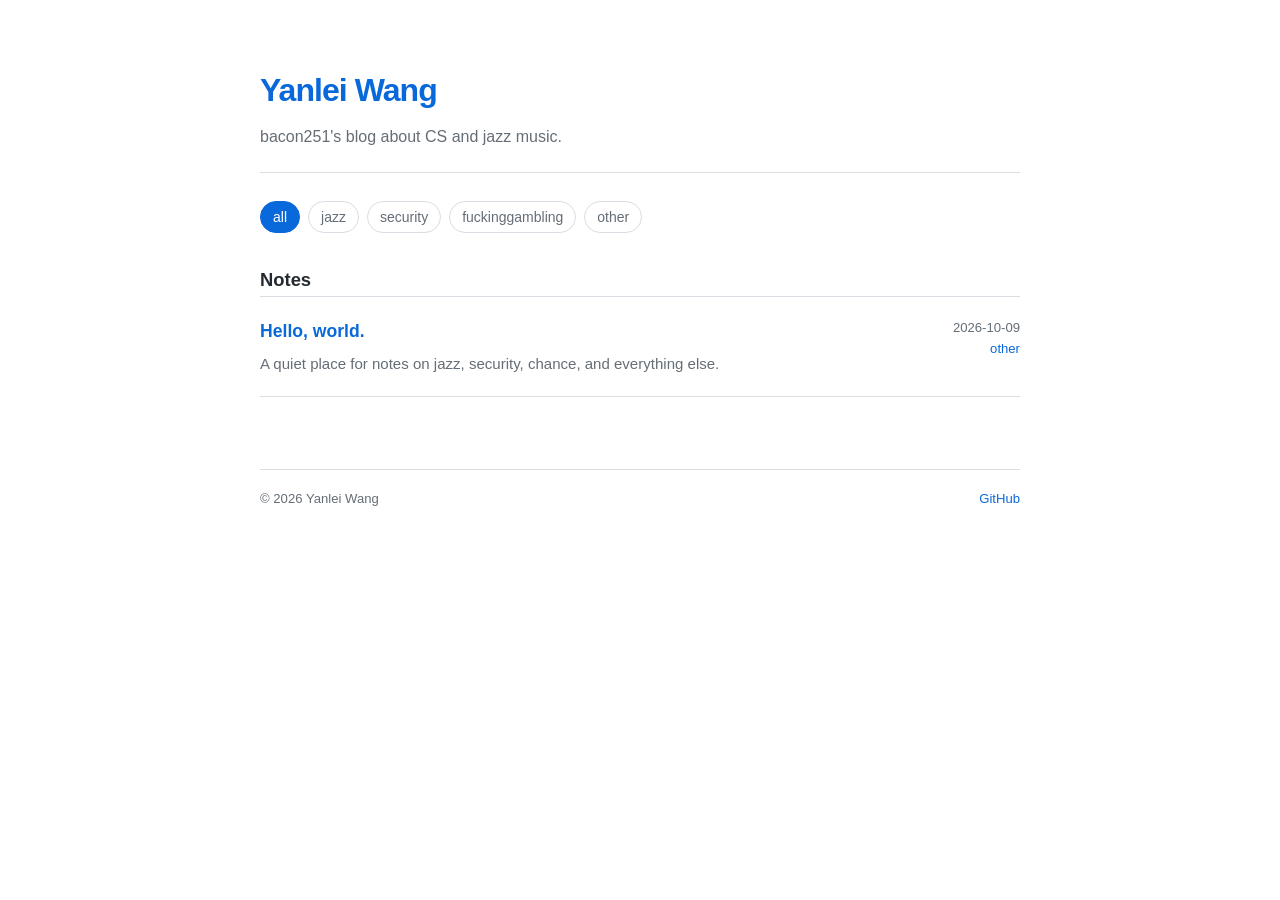
<file: index.html>
<!doctype html>
<html lang="zh-CN">
  <head>
    <meta charset="utf-8">
    <meta name="viewport" content="width=device-width, initial-scale=1">
    <meta name="description" content="bacon251's blog about CS, jazz music, security and everything else.">
    <title>Yanlei Wang</title>
    <link rel="stylesheet" href="styles.css">
    <script src="data/posts.js" defer></script>
    <script src="scripts/app.js" defer></script>
  </head>
  <body>
    <main class="shell">
      <header class="site-header">
        <a class="site-name" href="./">Yanlei Wang</a>
        <p class="site-note">bacon251's blog about CS and jazz music.</p>
      </header>

      <nav class="filters" aria-label="文章标签">
        <button class="filter is-active" type="button" data-tag="all">all</button>
        <button class="filter" type="button" data-tag="jazz">jazz</button>
        <button class="filter" type="button" data-tag="security">security</button>
        <button class="filter" type="button" data-tag="fuckinggambling">fuckinggambling</button>
        <button class="filter" type="button" data-tag="other">other</button>
      </nav>

      <section aria-labelledby="posts-title">
        <h1 class="section-title" id="posts-title">Notes</h1>
        <div id="post-list" class="post-list"></div>
        <p id="empty-state" class="empty-state" hidden>这个标签下还没有文章。</p>
      </section>

      <footer class="site-footer">
        <span>© <span id="year"></span> Yanlei Wang</span>
        <a href="https://github.com/bacon251">GitHub</a>
      </footer>
    </main>
  </body>
</html>
</file>
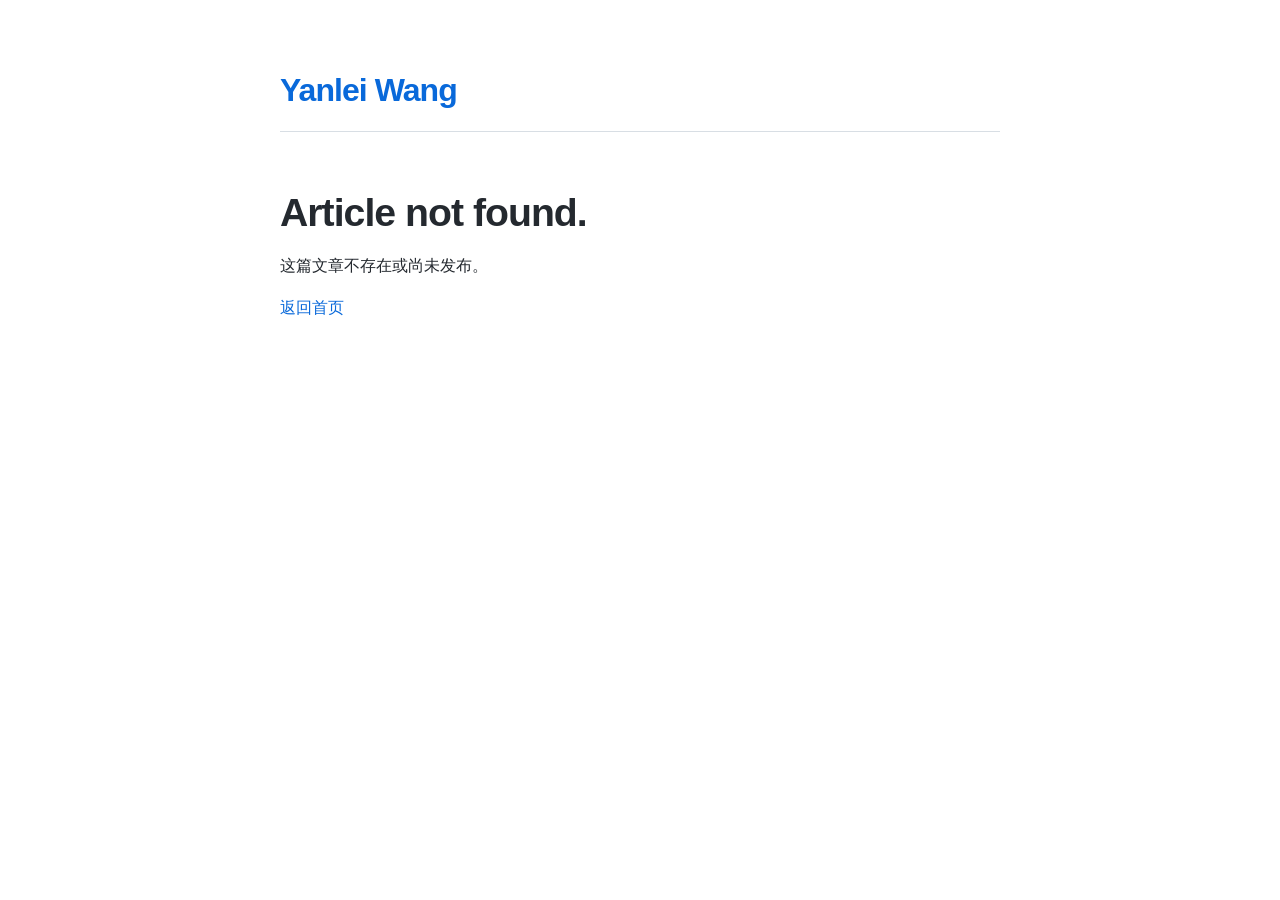
<file: article.html>
<!doctype html>
<html lang="zh-CN">
  <head>
    <meta charset="utf-8">
    <meta name="viewport" content="width=device-width, initial-scale=1">
    <meta name="description" content="Yanlei Wang 的博客文章">
    <title>Article · Yanlei Wang</title>
    <link rel="stylesheet" href="styles.css">
    <script src="data/posts.js" defer></script>
    <script src="scripts/article.js" defer></script>
  </head>
  <body>
    <main class="shell article-shell">
      <header class="site-header compact">
        <a class="site-name" href="./">Yanlei Wang</a>
      </header>

      <article id="article" class="article" hidden>
        <a class="back-link" href="./">← all notes</a>
        <header class="article-header">
          <h1 id="article-title"></h1>
          <div class="article-meta">
            <time id="article-date"></time>
            <span aria-hidden="true">·</span>
            <a id="article-tag" href="./"></a>
          </div>
        </header>
        <div id="article-content" class="article-content"></div>
      </article>

      <section id="not-found" class="not-found" hidden>
        <h1>Article not found.</h1>
        <p>这篇文章不存在或尚未发布。</p>
        <a href="./">返回首页</a>
      </section>
    </main>
  </body>
</html>
</file>
<file: styles.css>
:root {
  --blue: #0969da;
  --blue-soft: #ddf4ff;
  --ink: #24292f;
  --muted: #656d76;
  --line: #d8dee4;
  --soft: #f6f8fa;
  --paper: #ffffff;
}

* { box-sizing: border-box; }

html { color-scheme: light; }

body {
  margin: 0;
  background: var(--paper);
  color: var(--ink);
  font-family: -apple-system, BlinkMacSystemFont, "Segoe UI", Helvetica, Arial, sans-serif;
  font-size: 16px;
  line-height: 1.65;
}

a {
  color: var(--blue);
  text-decoration: none;
}

a:hover { text-decoration: underline; }

.shell {
  width: min(760px, calc(100% - 40px));
  margin: 0 auto;
  padding: 64px 0 32px;
}

.site-header {
  border-bottom: 1px solid var(--line);
  padding-bottom: 22px;
}

.site-header.compact { padding-bottom: 14px; }

.site-name {
  display: inline-block;
  font-size: clamp(1.55rem, 4vw, 2rem);
  font-weight: 700;
  letter-spacing: -0.03em;
}

.site-name:hover { text-decoration: none; }

.site-note {
  margin: 7px 0 0;
  color: var(--muted);
}

.filters {
  display: flex;
  flex-wrap: wrap;
  gap: 8px;
  padding: 28px 0 14px;
}

.filter {
  border: 1px solid var(--line);
  border-radius: 999px;
  background: var(--paper);
  color: var(--muted);
  cursor: pointer;
  font: inherit;
  font-size: 0.875rem;
  line-height: 1;
  padding: 8px 12px;
}

.filter:hover,
.filter:focus-visible {
  border-color: var(--blue);
  color: var(--blue);
  outline: none;
}

.filter.is-active {
  border-color: var(--blue);
  background: var(--blue);
  color: var(--paper);
}

.section-title {
  margin: 18px 0 0;
  font-size: 1.15rem;
  font-weight: 600;
}

.post-list { border-top: 1px solid var(--line); }

.post-item {
  display: grid;
  grid-template-columns: 1fr auto;
  gap: 20px;
  padding: 20px 0;
  border-bottom: 1px solid var(--line);
}

.post-title {
  margin: 0;
  font-size: 1.1rem;
  font-weight: 600;
}

.post-summary {
  margin: 6px 0 0;
  color: var(--muted);
  font-size: 0.94rem;
}

.post-meta {
  color: var(--muted);
  font-size: 0.82rem;
  text-align: right;
  white-space: nowrap;
}

.tag {
  display: block;
  color: var(--blue);
}

.empty-state {
  border-bottom: 1px solid var(--line);
  margin: 0;
  padding: 22px 0;
  color: var(--muted);
}

.site-footer {
  display: flex;
  justify-content: space-between;
  margin-top: 72px;
  padding-top: 18px;
  border-top: 1px solid var(--line);
  color: var(--muted);
  font-size: 0.82rem;
}

.article-shell { max-width: 720px; }

.article { padding-top: 36px; }

.back-link { font-size: 0.9rem; }

.article-header {
  margin: 22px 0 34px;
  padding-bottom: 24px;
  border-bottom: 1px solid var(--line);
}

.article-header h1,
.not-found h1 {
  margin: 0;
  font-size: clamp(1.8rem, 5vw, 2.45rem);
  line-height: 1.25;
  letter-spacing: -0.025em;
}

.article-meta {
  display: flex;
  gap: 8px;
  margin-top: 12px;
  color: var(--muted);
  font-size: 0.9rem;
}

.article-content h2 {
  margin: 2em 0 0.55em;
  font-size: 1.4rem;
  line-height: 1.35;
}

.article-content h3 {
  margin: 1.7em 0 0.5em;
  font-size: 1.12rem;
}

.article-content p,
.article-content ul,
.article-content ol,
.article-content blockquote,
.article-content pre { margin: 1em 0; }

.article-content img {
  display: block;
  max-width: 100%;
  height: auto;
  margin: 1.6em auto;
}

.article-content blockquote {
  border-left: 3px solid var(--blue);
  margin-left: 0;
  padding-left: 16px;
  color: var(--muted);
}

code {
  border-radius: 4px;
  background: var(--soft);
  padding: 0.15em 0.35em;
  font-family: ui-monospace, SFMono-Regular, Consolas, monospace;
  font-size: 0.9em;
}

pre {
  overflow-x: auto;
  border: 1px solid var(--line);
  border-radius: 6px;
  background: var(--soft);
  padding: 16px;
}

pre code { padding: 0; }

.not-found { padding-top: 56px; }

@media (max-width: 560px) {
  .shell {
    width: min(100% - 28px, 760px);
    padding-top: 36px;
  }

  .post-item {
    grid-template-columns: 1fr;
    gap: 8px;
  }

  .post-meta {
    display: flex;
    gap: 8px;
    text-align: left;
  }

  .tag { display: inline; }

  .site-footer { margin-top: 54px; }
}
</file>
